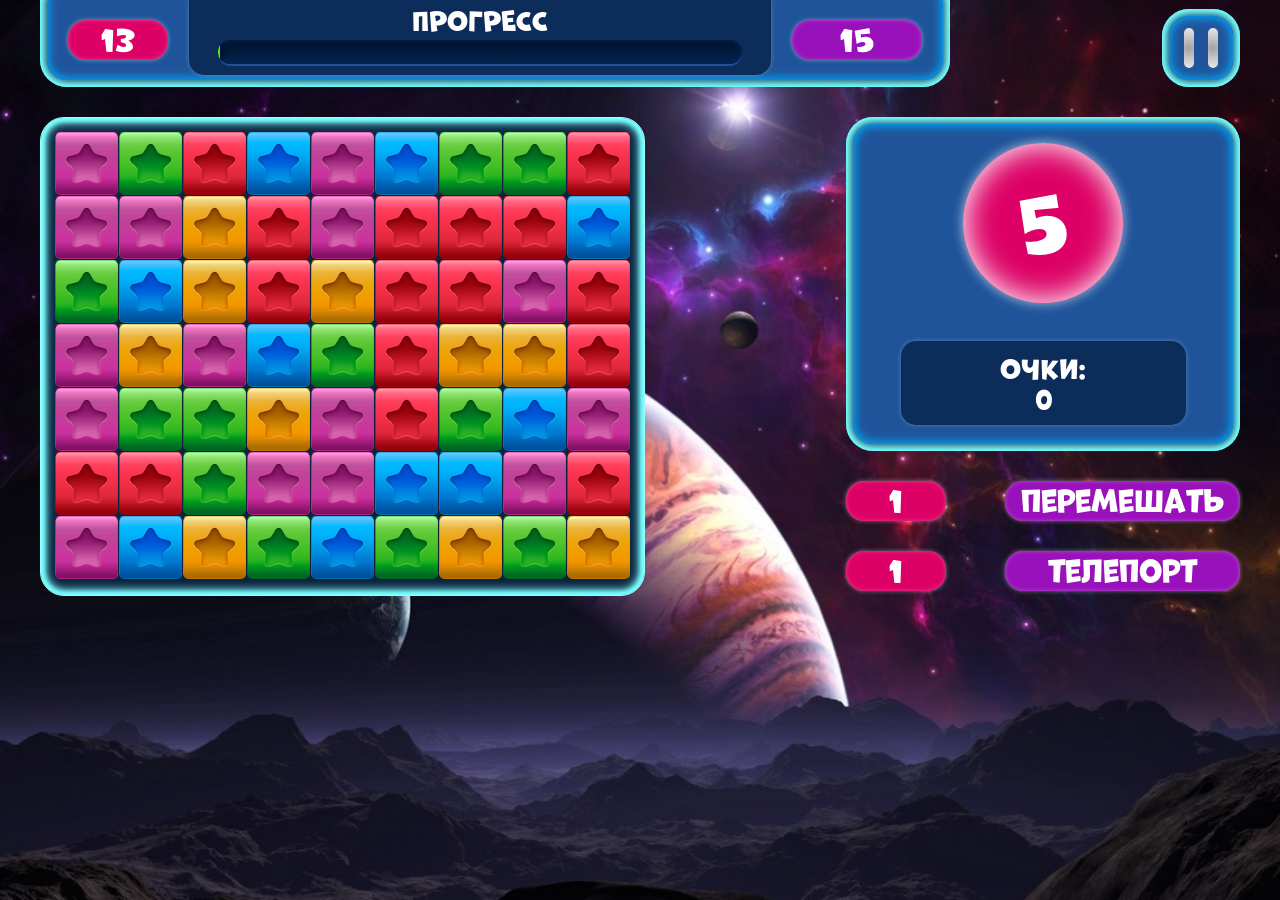
<file: index.html>
<!DOCTYPE html>
<html>
  <head>
    <title>Blast</title>
    <link rel="stylesheet" href="assets/css/main.css">
  </head>
  <body>
    <header data-toggle="1">
      <div class="out fifty">
        <div class="bar fifty">
          <p class="moves red ellipse">0</p>
          <div class="progress_block fifty">
            <p>ПРОГРЕСС</p>
            <progress class="progress" max="100" value="0"></progress>
          </div><!--progress_block-->
          <p class="max_score purple ellipse">0</p>
        </div><!--bar-->
      </div><!--out-->
      <div class="out pause">
        <div>
          <button id="pause__btn">
            <div class="pause__line"></div>
            <div class="pause__line"></div>
            <div class="pause__play"><img src="assets/img/play.png" alt=""> </div>
          </button>
        </div>
      </div><!--pause-->
      <div class="back">
        <div class="out">
          <div class="menu">
            <div class="out lvl">
              <div>
                <p id="lvl">0</p>
              </div>
            </div>
            <h2 class="win">Успех!!!</h2>
            <h2 class="lose">Поражение :(</h2>
            <h2 class="pause-txt">Пауза :-/</h2>
            <button class="Next">Далее</button>
            <button class="Replay">Повтор</button>
            <!-- <button class="Settings">Настройки</button> -->
            <button class="Exit">Выход</button>
          </div>
        </div>
      </div><!--back-->
    </header>
    <main>
      <div class="canvasShadowBorder">
        <canvas id="canvasId"></canvas>
      </div><!--canvasShadowBorder-->
        <div class="right">
        <div class="out">
          <div class="panel">
            <p class="balance_of_moves">0</p>
            <div class="score_block">
              <p class="score_txt">ОЧКИ:</p>
              <p class="score_balance">0</p>
            </div><!--score_block-->
          </div><!--panel-->
        </div><!--out-->
        <div class="skill_block">
          <p id="quantityMix" class="red ellipse">0</p>
          <button id="mix" class="purple ellipse">перемешать</button>
        </div><!--mix_block-->
        <div class="skill_block">
          <p id="quantitySwap" class="red ellipse">0</p>
          <button id="swap" class="purple ellipse">телепорт</button>
        </div><!--mix_block-->
      </div><!--right-->
    </main>
    <script src="assets/js/Cube.js" ></script>
    <script src="assets/js/place.js" ></script>
  </body>
</html>
</file>
<file: assets/css/main.css>
/*Обнуление*/
*{
	padding: 0;
	margin: 0;
	border: 0;
}
*,*:before,*:after{
	-moz-box-sizing: border-box;
	-webkit-box-sizing: border-box;
	box-sizing: border-box;
}
:focus,:active{outline: none;}
a:focus,a:active{outline: none;}

nav,footer,header,aside{display: block;}

html,body{
	height: 100%;
	width: 100%;
	font-size: 100%;
	line-height: 1;
	font-size: 14px;
	-ms-text-size-adjust: 100%;
	-moz-text-size-adjust: 100%;
	-webkit-text-size-adjust: 100%;
}
input,button,textarea{font-family:inherit;}

input::-ms-clear{display: none;}
button{cursor: pointer;}
button::-moz-focus-inner {padding:0;border:0;}
a, a:visited{text-decoration: none;}
a:hover{text-decoration: none;}
ul li{list-style: none;}
img{vertical-align: top;}

h1,h2,h3,h4,h5,h6{font-size:inherit;font-weight: 400;}
/*--------------------*/


/*Шрифты*/
@font-face {
	font-family: 'Marvin';
	src: url('../fonts/Marvin-font.eot');
	src: local('☺'),url('../fonts/Marvin-font.otf') format("opentype"), url('../fonts/Marvin-font.woff') format('woff'), url('../fonts/Marvin-font.ttf') format('truetype'), url('../fonts/Marvin-font.svg') format('svg');
	font-weight: normal;
	font-style: normal;
}
/*--------------------*/


/*Канвас*/
.canvasShadowBorder {
    background: #0d233d;
    padding: 14px;
    box-shadow: inset 0 0 10px 5px #7ff,
                inset -1px 0 5px 2px #7ff,
                inset 1px 0 5px 2px #7ff;
    border-radius: 24px;
    border: 1px solid #9ff;
    width: fit-content;
    height: fit-content;
}
/*--------------------*/


/*Тело*/
body {
    background: url(../img/Space.jpg);
    background-size: cover;
		font-family: Marvin;
		overflow: hidden;
}

.out {
    width: fit-content;
    height: fit-content;
    padding: 7px;
    background: #2d6277;
    border-radius: 27px;
    box-shadow: inset 0 0 7px 4px #7ff, inset 0 0 7px 1px #7ff;
}

.out>div {
    background: #20549a;
    box-shadow: inset 0 0 10px 2px #0af;
    border-radius: 20px;
    display: flex;
}

.red {
    width: 100px;
    background: #d06;
}

.purple {
    width: 130px;
    background: #91b;
}

.ellipse {
    display: flex;
    justify-content: center;
    align-items: center;
    color: #fff;
		font-size: 30px;
    height: 40px;
    border-radius: 18px;
    box-shadow: 0 0 4px 0px #fff6, inset 0 0 4px 0px #fff4;
}

.fifty {
    border-start-start-radius: 0px!important;
    border-start-end-radius: 0px!important;
}

.back {
    width: 100%;
    height: 100%;
    background: #0007;
    position: absolute;
    left: 0;
    top: 0;
		display: flex;
    justify-content: center;
    align-items: center;
}
/*--------------------*/


/*Шапка*/
header {
    max-width: 1200px;
    margin: 0 auto 30px;
    display: flex;
    justify-content: space-between;
		align-items: flex-end;
}

.out.fifty {
    margin-top: -7px;
}

.bar.fifty {
    margin-top: -10px;
    padding-top: 10px;
}

.bar {
	width: 70vw;
	display: flex;
	justify-content: space-around;
  height: 90px;
}

.bar .ellipse {margin: auto;}

.progress_block {
    background: #0c2d59;
    border-radius: 15px;
    color: #fff;
    width: 65%;
    box-shadow: 0 0 4px 0px #fff4;
    display: flex;
    align-items: center;
    flex-direction: column;
    font-size: 26px;
    height: 75px;
    justify-content: center;
}

.progress_block p {
    margin-bottom: 5px;
}

.progress {
    width: 90%;
		background: #20549a;
		border-radius: 13px;
}

progress[value]::-webkit-progress-bar {
    background: -moz-linear-gradient(top, #001127, #032452);
    background: -webkit-linear-gradient(top, #001127, #032452);
    background: -o-linear-gradient(top, #001127,#032452);
    background: -ms-linear-gradient(top, #001127, #032452);
    background: linear-gradient(to bottom, #001127, #032452);
    height: 24px;
    border-radius: 12px;
    position: relative;
    overflow: hidden;
    box-shadow: inset 0 0 5px 1px #032452;
}

progress[value]::-webkit-progress-value {
   background: #e0ff9f;
   background: -moz-linear-gradient(top, #e0ff9f, #219d00 50%, #53ee00);
   background: -webkit-linear-gradient(top, #e0ff9f, #219d00 50%, #53ee00);
   background: -o-linear-gradient(top, #e0ff9f,#219d00 50%,#53ee00);
   background: -ms-linear-gradient(top, #e0ff9f, #219d00 50%, #53ee00);
   background: linear-gradient(to bottom, #e0ff9f,#219d00 50%, #53ee00);
   border: 1px solid #53ee00;
   box-shadow: 3px 0 3px rgb(0 0 0 / 50%);
	 border-radius: 12px
}
/*--------------------*/

/*Пауза*/
#pause__btn {
    width: 64px;
    height: 64px;
    justify-content: space-evenly;
    align-items: center;
    border-radius: inherit;
    background: inherit;
    box-shadow: inherit;
    display: flex;
}

.pause__line {
    width: 10px;
    height: 40px;
    background: rgb(163,160,160);
    background: radial-gradient(circle, rgba(163,160,160,1) 0%, rgba(234,234,234,1) 100%);
    border-radius: 5px;
}

.pause__play {padding-left: 10%;}

.pause__play img {
    width: 50px;
    height: 45px;
}
/*--------------------*/

/*Приборная панель*/
main {
    display: flex;
    justify-content: space-between;
    max-width: 1200px;
    margin: 0 auto;
}

.panel {
    width: 380px;
    height: 320px;
    flex-direction: column;
    justify-content: space-around;
    align-items: center;
}

.balance_of_moves {
    margin: 0 auto;
    width: 42%;
    height: 50%;
    background: #dd0066;
    border-radius: 50%;
    display: flex;
    justify-content: center;
    align-items: center;
    box-shadow: inset 0 0 30px 2px #fff, 0 0 10px 2px #fff7;
    font-size: 75px;
    color: #fff;
}

.score_block {
    background: #0c2d59;
    border-radius: 15px;
    width: 75%;
    color: #fff;
    box-shadow: 0 0 4px 0px #fff4;
    display: flex;
    align-items: center;
    flex-direction: column;
    font-size: 26px;
    padding: 12px;
    line-height: 26px;
}

.score_txt {
    margin: 4px;
}

.score_balance {
    margin: 0px;
}

.skill_block {
    display: flex;
    justify-content: space-between;
    margin-top: 30px;
}

.skill_block button {
    width: 235px;
    border: 0;
}
/*--------------------*/

/*Меню*/
.menu {
	display: flex;
	flex-direction: column;
	padding: 20px;
	position: relative;
}

.lvl {
    border-radius: 50%;
    position: absolute;
    left: -40px;
    top: -40px;
}

.lvl>div {
    width: 80px;
    height: 80px;
    border-radius: 50%;
    display: flex;
    justify-content: center;
    align-items: center;
    font-size: 36px;
    color: #fff;
}

header h2 {
    color: #fff;
    font-size: 60px;
    margin: 10px 50px;
}

.menu button {
    font-size: 28px;
    margin: 10px auto;
    box-shadow: 0 0 4px 0px #fff4;
    background: #0c2d59;
    border-radius: 15px;
    color: #fff;
    width: 200px;
}

header[data-toggle="2"] .pause__play, header[data-toggle="3"] .pause__play,
header[data-toggle="1"] .pause__play, header[data-toggle="0"] .pause__line,
header[data-toggle="1"] .back, header[data-toggle="0"] .Next,
header[data-toggle="0"] .lose, header[data-toggle="0"] .win,
header[data-toggle="2"] .Next, header[data-toggle="3"] .lose,
header[data-toggle="2"] .win, header[data-toggle="2"] .pause-txt,
header[data-toggle="3"] .pause-txt{
    display: none;
}

header[data-toggle="0"] .pause {
    z-index: 1;
}
/*--------------------*/

.portal{
	cursor: url(../img/cursor/portal.png) 16 16, auto;
}
.portal2{
	cursor: url(../img/cursor/portal2.png) 16 16, auto;
}
</file>
